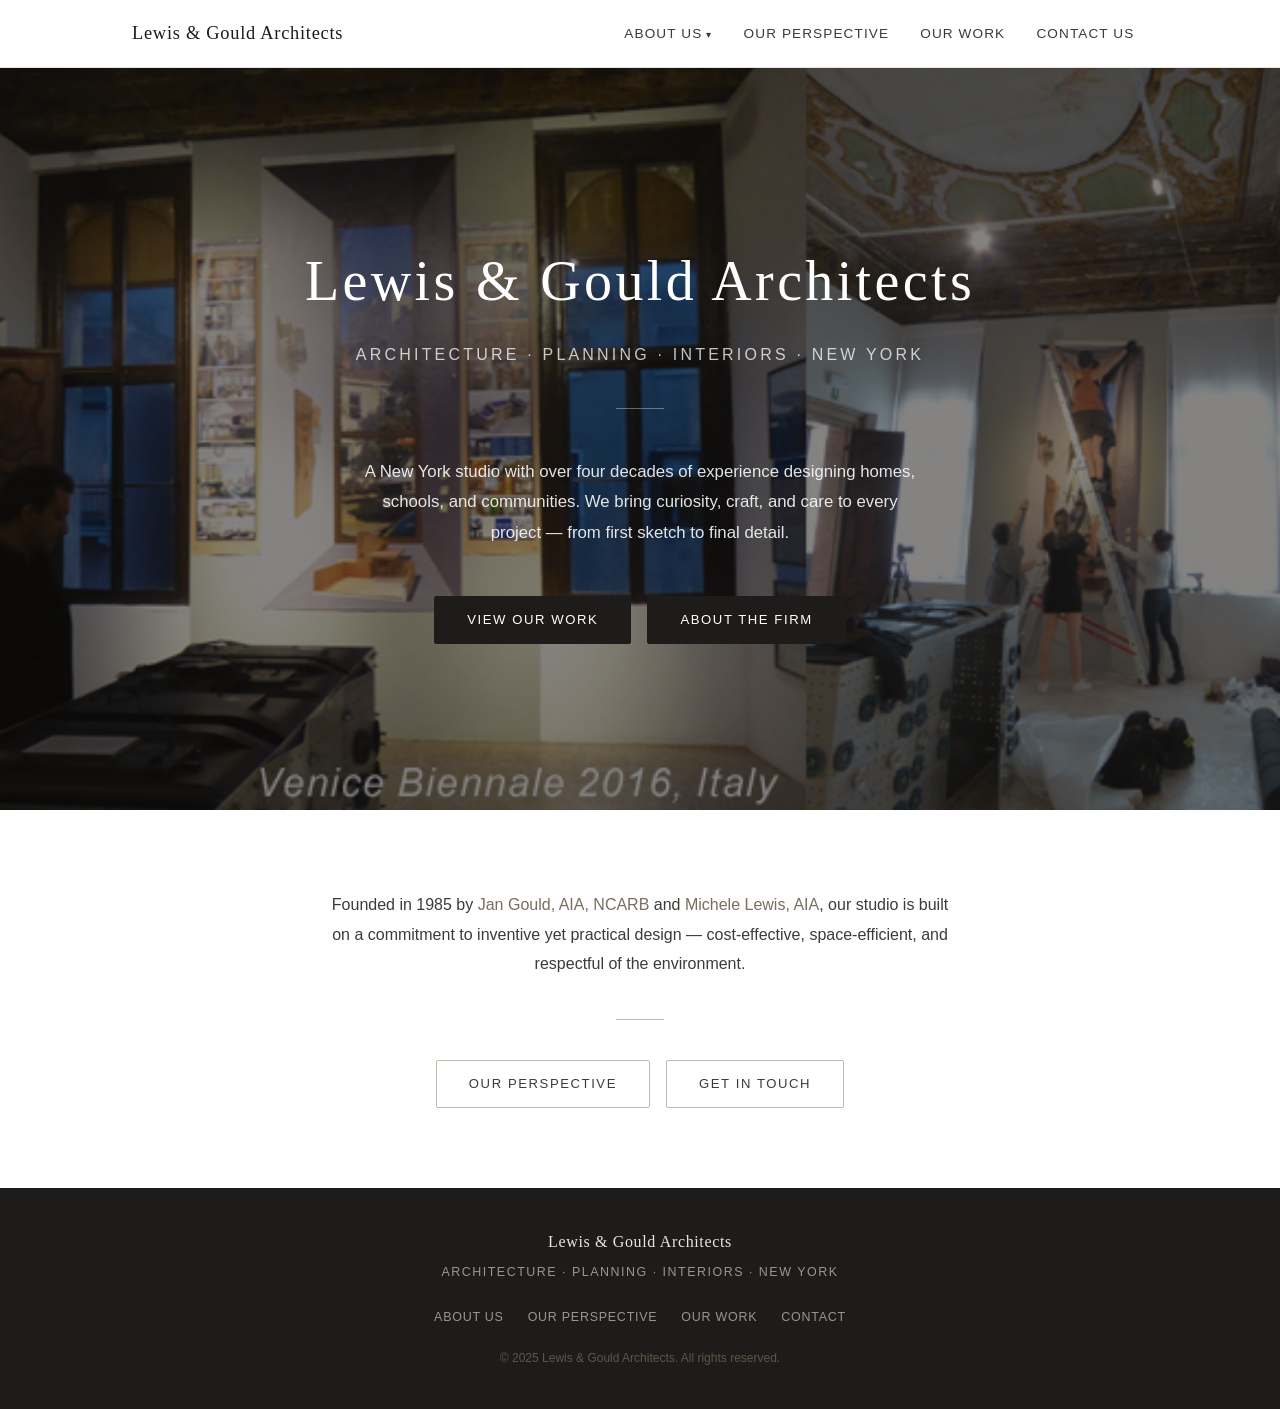
<file: index.html>
<!DOCTYPE html>
<html lang="en">
<head>
  <meta charset="UTF-8" />
  <meta name="viewport" content="width=device-width, initial-scale=1.0" />
  <title>Lewis &amp; Gould Architects — New York</title>
  <meta name="description" content="Lewis and Gould Architects, Principals Michele Lewis and Jan Gould are registered architects designing in New York City, NY, and Westchester. Specializing in residential and commercial architecture and interior design." />
  <meta name="keywords" content="architecture, architects, new york architects, interior design, residential design, renovation, sustainable design, school design, affordable housing" />
  <link rel="stylesheet" href="css/style.css" />
</head>
<body>

  <!-- ===== HEADER ===== -->
  <header>
    <div class="nav-inner">
      <a href="index.html" class="site-logo">Lewis &amp; Gould Architects</a>

      <!-- Checkbox-hack mobile toggle — no JS required -->
      <input type="checkbox" id="nav-toggle" class="nav-toggle" aria-label="Toggle navigation" />
      <label for="nav-toggle" class="nav-toggle-label" aria-hidden="true">
        <span></span><span></span><span></span>
      </label>

      <nav aria-label="Main navigation">
        <ul>
          <li class="dropdown">
            <a href="aboutus.html" class="dropdown-toggle">About Us</a>
            <ul class="dropdown-menu">
              <li><a href="aboutus.html">Overview</a></li>
              <li><a href="aboutus_jan.html">Jan Gould</a></li>
              <li><a href="aboutus_michele.html">Michele Lewis</a></li>
              <li><a href="aboutus_publications.html">Publications</a></li>
            </ul>
          </li>
          <li><a href="ourperspective.html">Our Perspective</a></li>
          <li><a href="ourwork.html">Our Work</a></li>
          <li><a href="contactus.html">Contact Us</a></li>
        </ul>
      </nav>
    </div>
  </header>

  <!-- ===== HERO ===== -->
  <section class="hero hero-photo">
    <div class="hero-overlay"></div>
    <div class="hero-content">
      <h1 class="hero-firm-name">Lewis &amp; Gould Architects</h1>
      <p class="hero-tagline">Architecture &middot; Planning &middot; Interiors &middot; New York</p>
      <div class="hero-divider"></div>
      <p class="hero-intro">
        A New York studio with over four decades of experience designing homes, schools,
        and communities. We bring curiosity, craft, and care to every project — from
        first sketch to final detail.
      </p>
      <div class="btn-group">
        <a href="ourwork.html" class="btn btn-primary">View Our Work</a>
        <a href="aboutus.html" class="btn btn-primary">About the Firm</a>
      </div>
    </div>
  </section>

  <!-- ===== BRIEF INTRO STRIP ===== -->
  <section style="padding: 5rem 2rem; background-color: var(--color-white);">
    <div class="content-block text-center">
      <p>
        Founded in 1985 by <a href="aboutus_jan.html">Jan Gould, AIA, NCARB</a> and
        <a href="aboutus_michele.html">Michele Lewis, AIA</a>, our studio is built on a
        commitment to inventive yet practical design — cost-effective, space-efficient,
        and respectful of the environment.
      </p>
      <div class="section-rule"></div>
      <div class="btn-group">
        <a href="ourperspective.html" class="btn btn-outline">Our Perspective</a>
        <a href="contactus.html" class="btn btn-outline">Get in Touch</a>
      </div>
    </div>
  </section>

  <!-- ===== FOOTER ===== -->
  <footer>
    <div class="footer-inner">
      <p class="footer-firm">Lewis &amp; Gould Architects</p>
      <p class="footer-tagline">Architecture &middot; Planning &middot; Interiors &middot; New York</p>
      <ul class="footer-links">
        <li><a href="aboutus.html">About Us</a></li>
        <li><a href="ourperspective.html">Our Perspective</a></li>
        <li><a href="ourwork.html">Our Work</a></li>
        <li><a href="contactus.html">Contact</a></li>
      </ul>
      <p class="footer-copy">&copy; 2025 Lewis &amp; Gould Architects. All rights reserved.</p>
    </div>
  </footer>

</body>
</html>
</file>
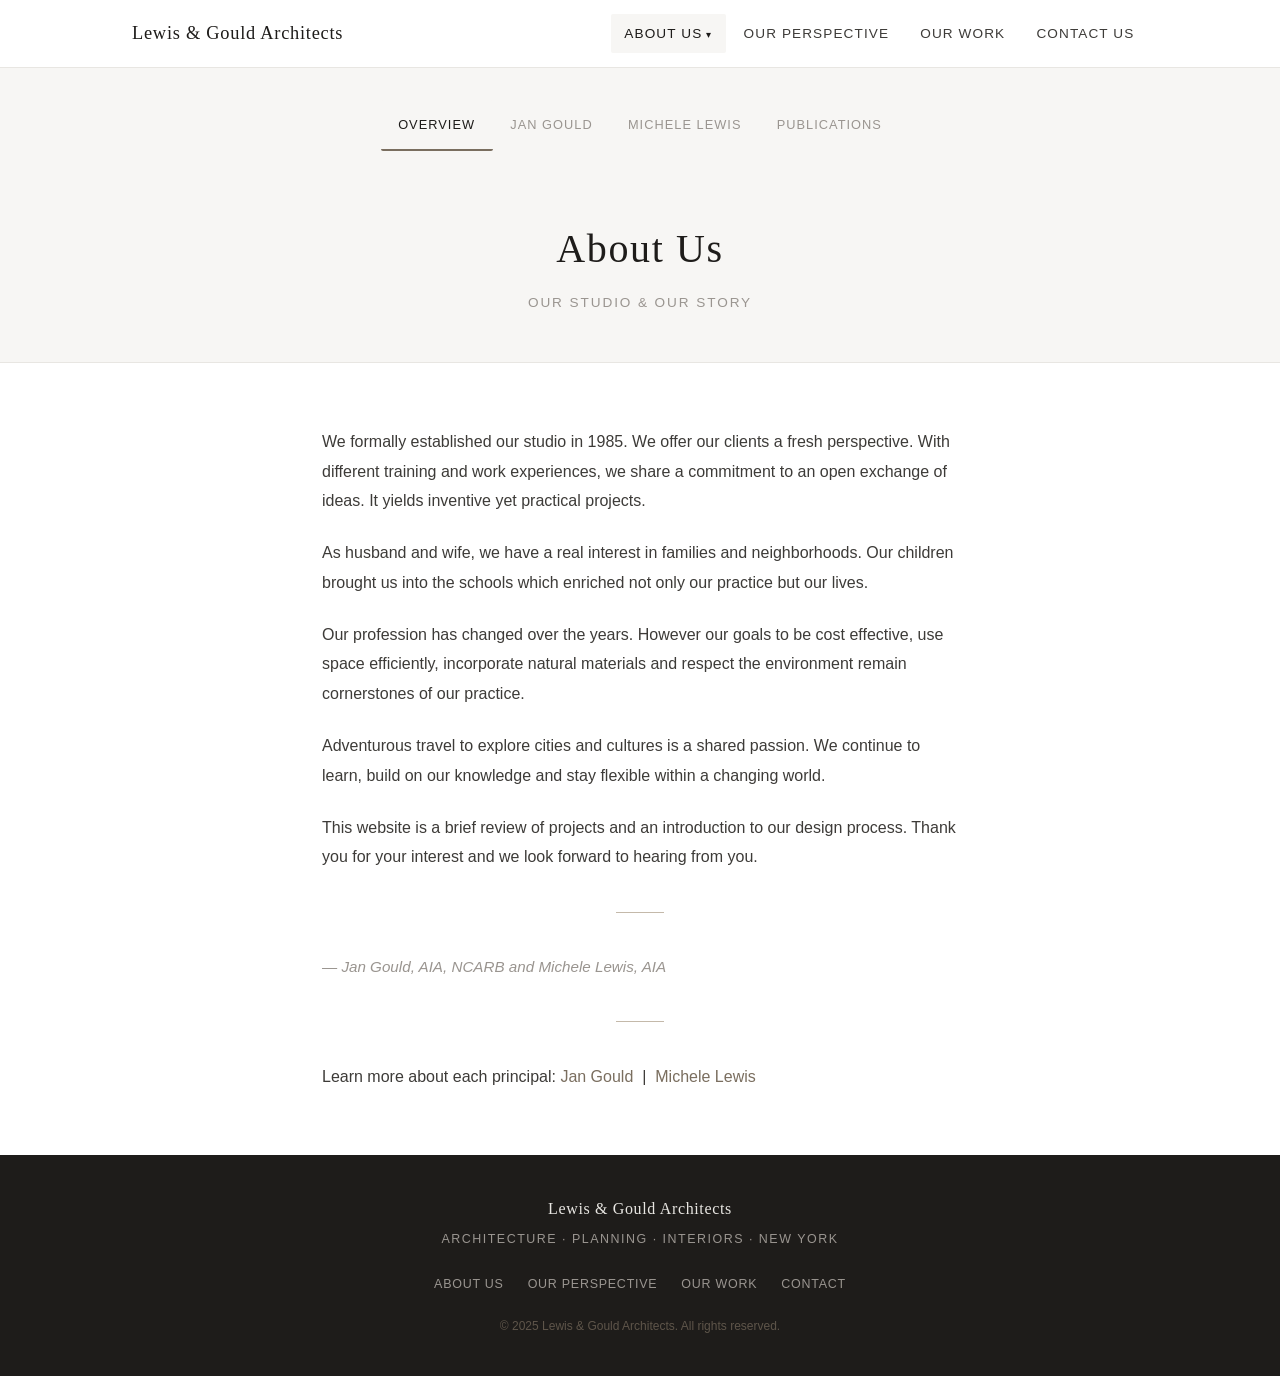
<file: aboutus.html>
<!DOCTYPE html>
<html lang="en">
<head>
  <meta charset="UTF-8" />
  <meta name="viewport" content="width=device-width, initial-scale=1.0" />
  <title>About Us — Lewis &amp; Gould Architects</title>
  <meta name="description" content="Lewis and Gould Architects, Principals Michele Lewis and Jan Gould are registered architects designing in New York City, NY, and Westchester. Specializing in residential and commercial architecture and interior design." />
  <meta name="keywords" content="architecture, architects, new york architects, interior design, residential design, renovation, sustainable design, school design, affordable housing" />
  <link rel="stylesheet" href="css/style.css" />
</head>
<body>

  <!-- ===== HEADER ===== -->
  <header>
    <div class="nav-inner">
      <a href="index.html" class="site-logo">Lewis &amp; Gould Architects</a>
      <input type="checkbox" id="nav-toggle" class="nav-toggle" aria-label="Toggle navigation" />
      <label for="nav-toggle" class="nav-toggle-label" aria-hidden="true">
        <span></span><span></span><span></span>
      </label>
      <nav aria-label="Main navigation">
        <ul>
          <li class="dropdown">
            <a href="aboutus.html" class="dropdown-toggle active">About Us</a>
            <ul class="dropdown-menu">
              <li><a href="aboutus.html" class="active">Overview</a></li>
              <li><a href="aboutus_jan.html">Jan Gould</a></li>
              <li><a href="aboutus_michele.html">Michele Lewis</a></li>
              <li><a href="aboutus_publications.html">Publications</a></li>
            </ul>
          </li>
          <li><a href="ourperspective.html">Our Perspective</a></li>
          <li><a href="ourwork.html">Our Work</a></li>
          <li><a href="contactus.html">Contact Us</a></li>
        </ul>
      </nav>
    </div>
  </header>

  <!-- ===== SUB-NAV ===== -->
  <nav class="sub-nav" aria-label="About Us sections">
    <ul>
      <li><a href="aboutus.html" class="active">Overview</a></li>
      <li><a href="aboutus_jan.html">Jan Gould</a></li>
      <li><a href="aboutus_michele.html">Michele Lewis</a></li>
      <li><a href="aboutus_publications.html">Publications</a></li>
    </ul>
  </nav>

  <!-- ===== PAGE HEADER ===== -->
  <div class="page-header">
    <h1>About Us</h1>
    <p class="subtitle">Our Studio &amp; Our Story</p>
  </div>

  <!-- ===== CONTENT ===== -->
  <main>
    <div class="content-block">
      <p>
        We formally established our studio in 1985. We offer our clients a fresh perspective.
        With different training and work experiences, we share a commitment to an open exchange
        of ideas. It yields inventive yet practical projects.
      </p>
      <p>
        As husband and wife, we have a real interest in families and neighborhoods. Our children
        brought us into the schools which enriched not only our practice but our lives.
      </p>
      <p>
        Our profession has changed over the years. However our goals to be cost effective, use
        space efficiently, incorporate natural materials and respect the environment remain
        cornerstones of our practice.
      </p>
      <p>
        Adventurous travel to explore cities and cultures is a shared passion. We continue to
        learn, build on our knowledge and stay flexible within a changing world.
      </p>
      <p>
        This website is a brief review of projects and an introduction to our design process.
        Thank you for your interest and we look forward to hearing from you.
      </p>

      <div class="section-rule"></div>

      <p class="attribution">— Jan Gould, AIA, NCARB and Michele Lewis, AIA</p>

      <div class="section-rule"></div>

      <p>
        Learn more about each principal: <a href="aboutus_jan.html">Jan Gould</a> &nbsp;|&nbsp;
        <a href="aboutus_michele.html">Michele Lewis</a>
      </p>
    </div>
  </main>

  <!-- ===== FOOTER ===== -->
  <footer>
    <div class="footer-inner">
      <p class="footer-firm">Lewis &amp; Gould Architects</p>
      <p class="footer-tagline">Architecture &middot; Planning &middot; Interiors &middot; New York</p>
      <ul class="footer-links">
        <li><a href="aboutus.html">About Us</a></li>
        <li><a href="ourperspective.html">Our Perspective</a></li>
        <li><a href="ourwork.html">Our Work</a></li>
        <li><a href="contactus.html">Contact</a></li>
      </ul>
      <p class="footer-copy">&copy; 2025 Lewis &amp; Gould Architects. All rights reserved.</p>
    </div>
  </footer>

</body>
</html>
</file>
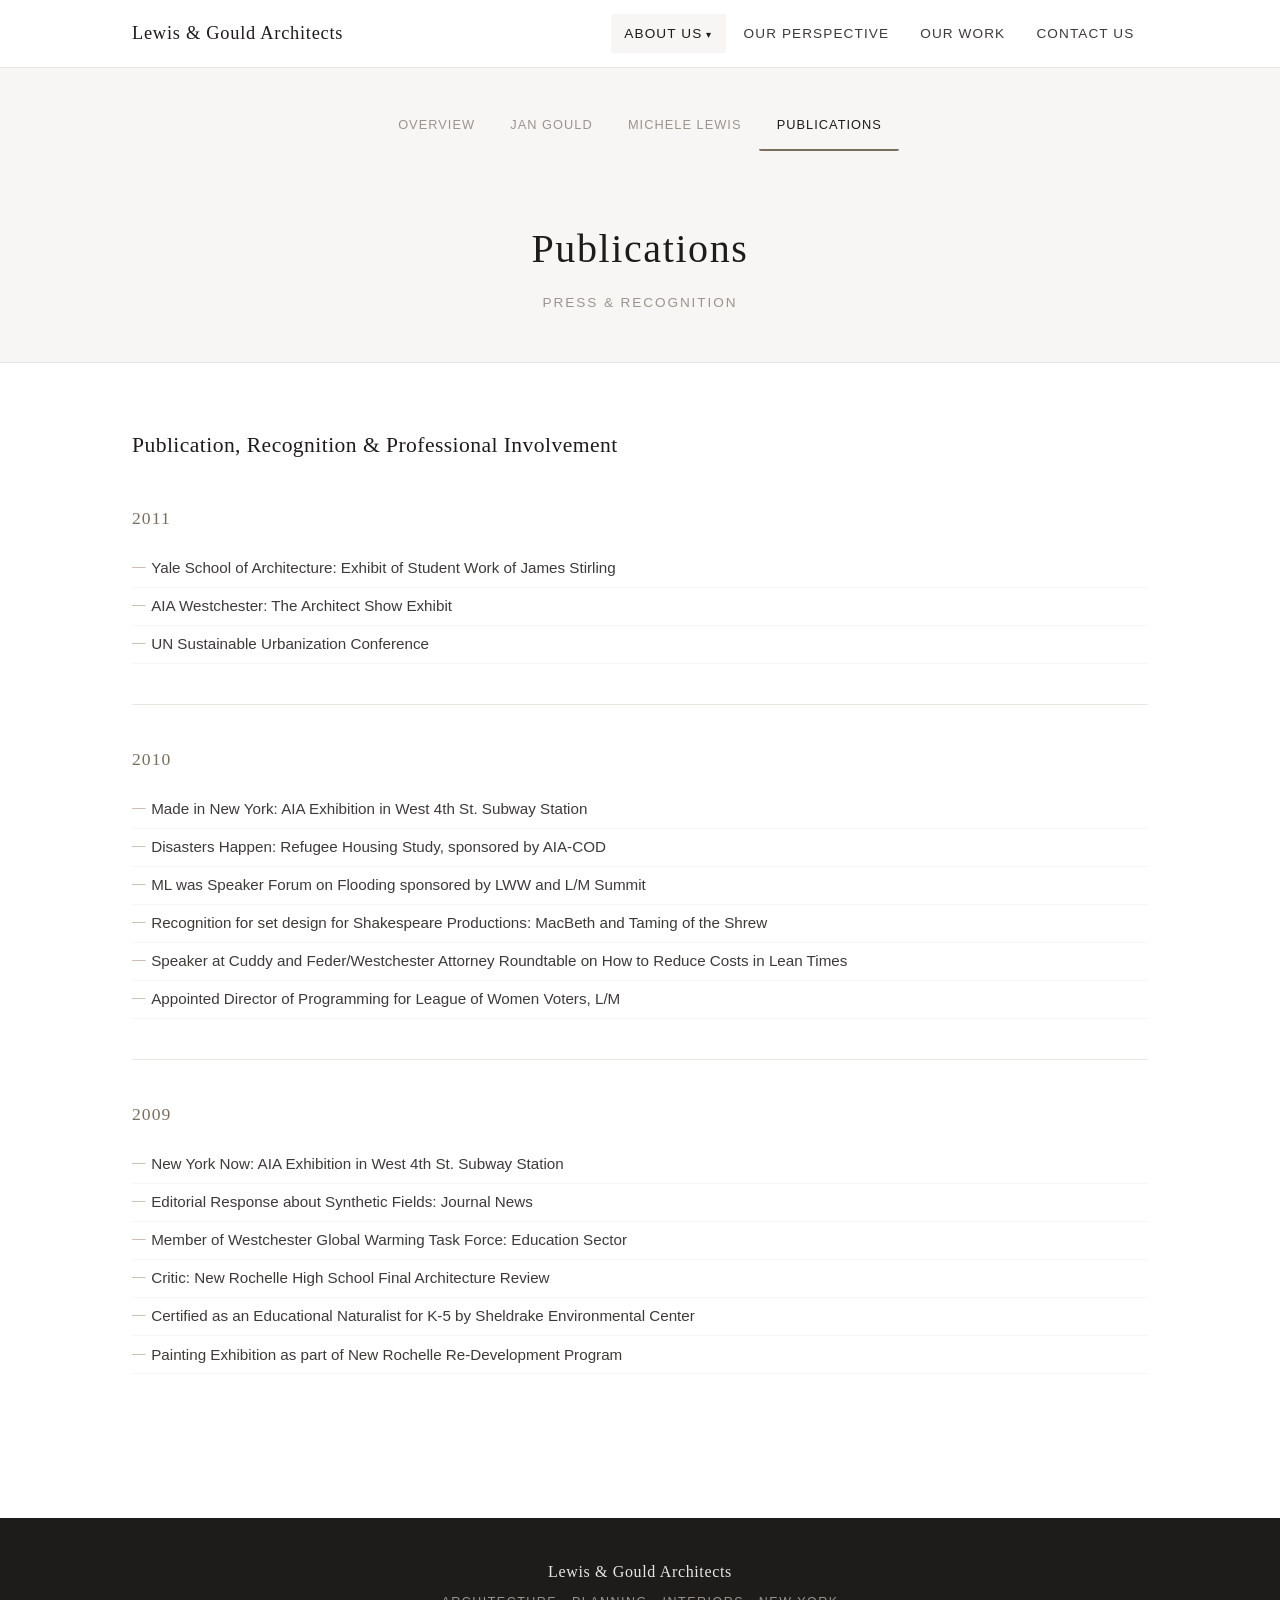
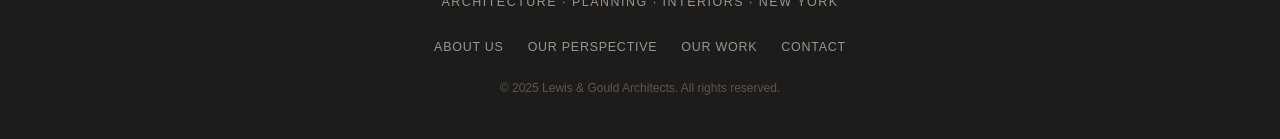
<file: aboutus_publications.html>
<!DOCTYPE html>
<html lang="en">
<head>
  <meta charset="UTF-8" />
  <meta name="viewport" content="width=device-width, initial-scale=1.0" />
  <title>Publications — Lewis &amp; Gould Architects</title>
  <meta name="description" content="Lewis and Gould Architects, Principals Michele Lewis and Jan Gould are registered architects designing in New York City, NY, and Westchester. Specializing in residential and commercial architecture and interior design." />
  <meta name="keywords" content="architecture, architects, new york architects, interior design, residential design, renovation, sustainable design, school design, affordable housing" />
  <link rel="stylesheet" href="css/style.css" />
</head>
<body>

  <!-- ===== HEADER ===== -->
  <header>
    <div class="nav-inner">
      <a href="index.html" class="site-logo">Lewis &amp; Gould Architects</a>
      <input type="checkbox" id="nav-toggle" class="nav-toggle" aria-label="Toggle navigation" />
      <label for="nav-toggle" class="nav-toggle-label" aria-hidden="true">
        <span></span><span></span><span></span>
      </label>
      <nav aria-label="Main navigation">
        <ul>
          <li class="dropdown">
            <a href="aboutus.html" class="dropdown-toggle active">About Us</a>
            <ul class="dropdown-menu">
              <li><a href="aboutus.html">Overview</a></li>
              <li><a href="aboutus_jan.html">Jan Gould</a></li>
              <li><a href="aboutus_michele.html">Michele Lewis</a></li>
              <li><a href="aboutus_publications.html" class="active">Publications</a></li>
            </ul>
          </li>
          <li><a href="ourperspective.html">Our Perspective</a></li>
          <li><a href="ourwork.html">Our Work</a></li>
          <li><a href="contactus.html">Contact Us</a></li>
        </ul>
      </nav>
    </div>
  </header>

  <!-- ===== SUB-NAV ===== -->
  <nav class="sub-nav" aria-label="About Us sections">
    <ul>
      <li><a href="aboutus.html">Overview</a></li>
      <li><a href="aboutus_jan.html">Jan Gould</a></li>
      <li><a href="aboutus_michele.html">Michele Lewis</a></li>
      <li><a href="aboutus_publications.html" class="active">Publications</a></li>
    </ul>
  </nav>

  <!-- ===== PAGE HEADER ===== -->
  <div class="page-header">
    <h1>Publications</h1>
    <p class="subtitle">Press &amp; Recognition</p>
  </div>

  <!-- ===== CONTENT ===== -->
  <main>
    <div class="container publications-list">

      <h2>Publication, Recognition &amp; Professional Involvement</h2>

      <div class="pub-year-group">
        <h3>2011</h3>
        <ul>
          <li>Yale School of Architecture: Exhibit of Student Work of James Stirling</li>
          <li>AIA Westchester: The Architect Show Exhibit</li>
          <li>UN Sustainable Urbanization Conference</li>
        </ul>
      </div>

      <div class="pub-year-group">
        <h3>2010</h3>
        <ul>
          <li>Made in New York: AIA Exhibition in West 4th St. Subway Station</li>
          <li>Disasters Happen: Refugee Housing Study, sponsored by AIA-COD</li>
          <li>ML was Speaker Forum on Flooding sponsored by LWW and L/M Summit</li>
          <li>Recognition for set design for Shakespeare Productions: MacBeth and Taming of the Shrew</li>
          <li>Speaker at Cuddy and Feder/Westchester Attorney Roundtable on How to Reduce Costs in Lean Times</li>
          <li>Appointed Director of Programming for League of Women Voters, L/M</li>
        </ul>
      </div>

      <div class="pub-year-group">
        <h3>2009</h3>
        <ul>
          <li>New York Now: AIA Exhibition in West 4th St. Subway Station</li>
          <li>Editorial Response about Synthetic Fields: Journal News</li>
          <li>Member of Westchester Global Warming Task Force: Education Sector</li>
          <li>Critic: New Rochelle High School Final Architecture Review</li>
          <li>Certified as an Educational Naturalist for K-5 by Sheldrake Environmental Center</li>
          <li>Painting Exhibition as part of New Rochelle Re-Development Program</li>
        </ul>
      </div>

    </div>
  </main>

  <!-- ===== FOOTER ===== -->
  <footer>
    <div class="footer-inner">
      <p class="footer-firm">Lewis &amp; Gould Architects</p>
      <p class="footer-tagline">Architecture &middot; Planning &middot; Interiors &middot; New York</p>
      <ul class="footer-links">
        <li><a href="aboutus.html">About Us</a></li>
        <li><a href="ourperspective.html">Our Perspective</a></li>
        <li><a href="ourwork.html">Our Work</a></li>
        <li><a href="contactus.html">Contact</a></li>
      </ul>
      <p class="footer-copy">&copy; 2025 Lewis &amp; Gould Architects. All rights reserved.</p>
    </div>
  </footer>

</body>
</html>
</file>
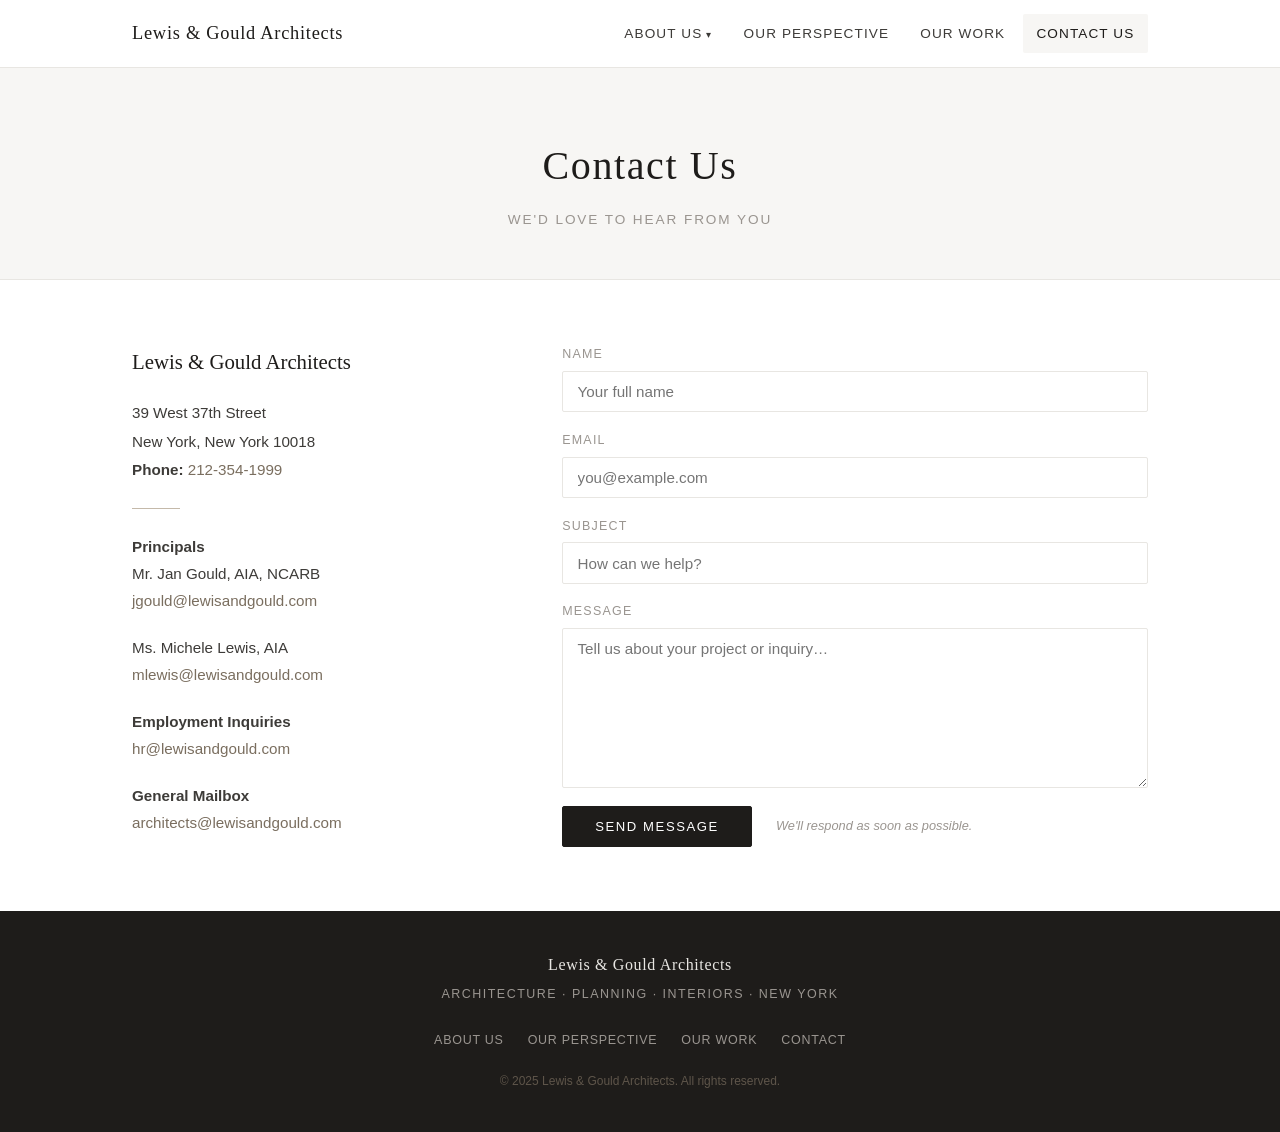
<file: contactus.html>
<!DOCTYPE html>
<html lang="en">
<head>
  <meta charset="UTF-8" />
  <meta name="viewport" content="width=device-width, initial-scale=1.0" />
  <title>Contact Us — Lewis &amp; Gould Architects</title>
  <meta name="description" content="Lewis and Gould Architects, Principals Michele Lewis and Jan Gould are registered architects designing in New York City, NY, and Westchester. Specializing in residential and commercial architecture and interior design." />
  <meta name="keywords" content="architecture, architects, new york architects, interior design, residential design, renovation, sustainable design, school design, affordable housing" />
  <link rel="stylesheet" href="css/style.css" />
</head>
<body>

  <!-- ===== HEADER ===== -->
  <header>
    <div class="nav-inner">
      <a href="index.html" class="site-logo">Lewis &amp; Gould Architects</a>
      <input type="checkbox" id="nav-toggle" class="nav-toggle" aria-label="Toggle navigation" />
      <label for="nav-toggle" class="nav-toggle-label" aria-hidden="true">
        <span></span><span></span><span></span>
      </label>
      <nav aria-label="Main navigation">
        <ul>
          <li class="dropdown">
            <a href="aboutus.html" class="dropdown-toggle">About Us</a>
            <ul class="dropdown-menu">
              <li><a href="aboutus.html">Overview</a></li>
              <li><a href="aboutus_jan.html">Jan Gould</a></li>
              <li><a href="aboutus_michele.html">Michele Lewis</a></li>
              <li><a href="aboutus_publications.html">Publications</a></li>
            </ul>
          </li>
          <li><a href="ourperspective.html">Our Perspective</a></li>
          <li><a href="ourwork.html">Our Work</a></li>
          <li><a href="contactus.html" class="active">Contact Us</a></li>
        </ul>
      </nav>
    </div>
  </header>

  <!-- ===== PAGE HEADER ===== -->
  <div class="page-header">
    <h1>Contact Us</h1>
    <p class="subtitle">We'd Love to Hear From You</p>
  </div>

  <!-- ===== CONTENT ===== -->
  <main>
    <div class="contact-layout">

      <!-- Info column -->
      <div class="contact-info">
        <h2>Lewis &amp; Gould Architects</h2>
        <address>
          39 West 37th Street<br />
          New York, New York 10018
        </address>
        <p><strong>Phone:</strong> <a href="tel:2123541999">212-354-1999</a></p>

        <div class="section-rule"></div>

        <p><strong>Principals</strong><br />
        Mr. Jan Gould, AIA, NCARB<br />
        <a href="mailto:jgould@lewisandgould.com">jgould@lewisandgould.com</a></p>

        <p>Ms. Michele Lewis, AIA<br />
        <a href="mailto:mlewis@lewisandgould.com">mlewis@lewisandgould.com</a></p>

        <p><strong>Employment Inquiries</strong><br />
        <a href="mailto:hr@lewisandgould.com">hr@lewisandgould.com</a></p>

        <p><strong>General Mailbox</strong><br />
        <a href="mailto:architects@lewisandgould.com">architects@lewisandgould.com</a></p>
      </div>

      <!-- Form column -->
      <form class="contact-form" action="" method="post" novalidate>
        <div class="form-group">
          <label for="contact-name">Name</label>
          <input
            type="text"
            id="contact-name"
            name="name"
            placeholder="Your full name"
            autocomplete="name"
            required
          />
        </div>

        <div class="form-group">
          <label for="contact-email">Email</label>
          <input
            type="email"
            id="contact-email"
            name="email"
            placeholder="you@example.com"
            autocomplete="email"
            required
          />
        </div>

        <div class="form-group">
          <label for="contact-subject">Subject</label>
          <input
            type="text"
            id="contact-subject"
            name="subject"
            placeholder="How can we help?"
          />
        </div>

        <div class="form-group">
          <label for="contact-message">Message</label>
          <textarea
            id="contact-message"
            name="message"
            placeholder="Tell us about your project or inquiry…"
            required
          ></textarea>
        </div>

        <div class="form-submit-area">
          <button type="submit" class="btn btn-primary">Send Message</button>
          <p class="form-note">We'll respond as soon as possible.</p>
        </div>
      </form>

    </div>
  </main>

  <!-- ===== FOOTER ===== -->
  <footer>
    <div class="footer-inner">
      <p class="footer-firm">Lewis &amp; Gould Architects</p>
      <p class="footer-tagline">Architecture &middot; Planning &middot; Interiors &middot; New York</p>
      <ul class="footer-links">
        <li><a href="aboutus.html">About Us</a></li>
        <li><a href="ourperspective.html">Our Perspective</a></li>
        <li><a href="ourwork.html">Our Work</a></li>
        <li><a href="contactus.html">Contact</a></li>
      </ul>
      <p class="footer-copy">&copy; 2025 Lewis &amp; Gould Architects. All rights reserved.</p>
    </div>
  </footer>

</body>
</html>
</file>
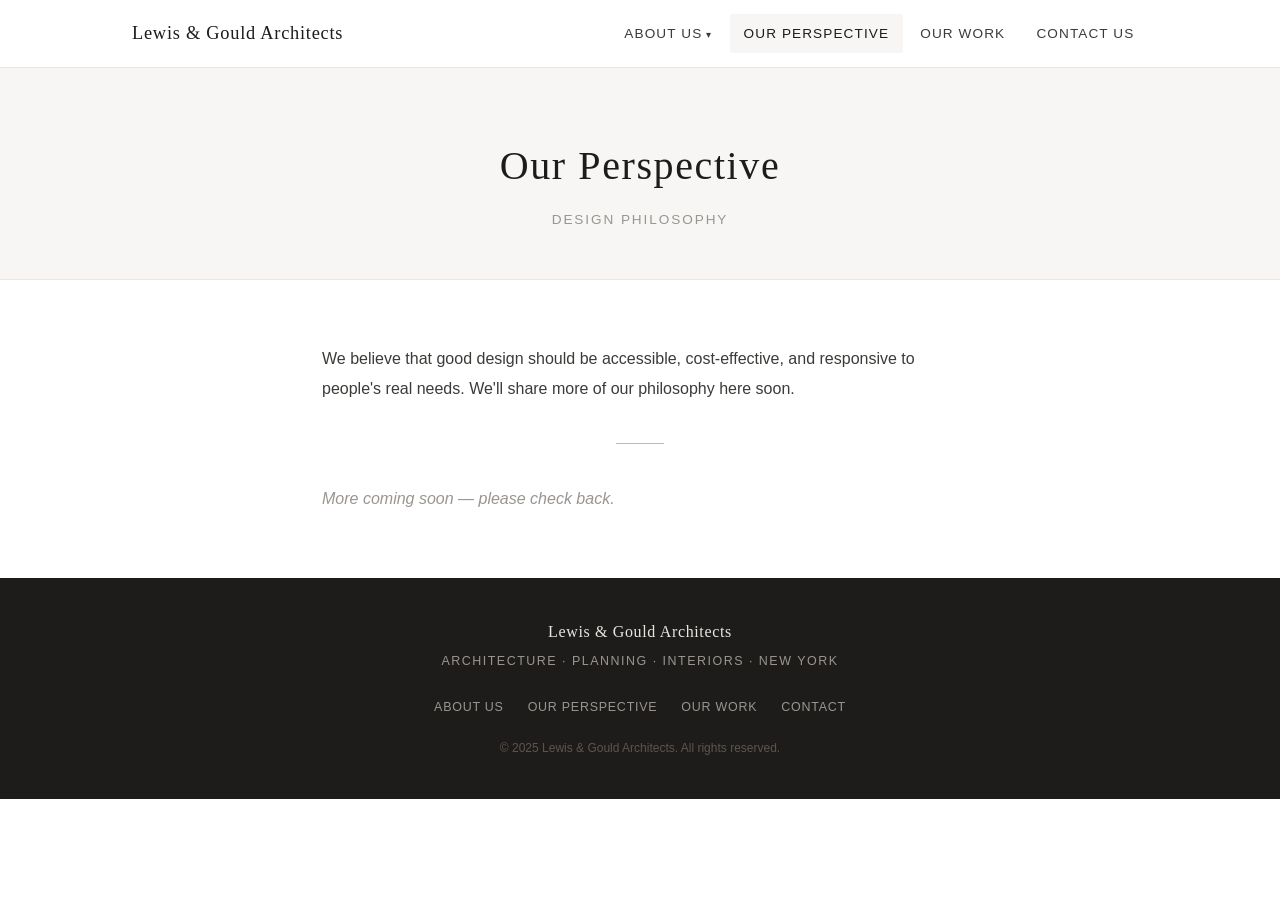
<file: ourperspective.html>
<!DOCTYPE html>
<html lang="en">
<head>
  <meta charset="UTF-8" />
  <meta name="viewport" content="width=device-width, initial-scale=1.0" />
  <title>Our Perspective — Lewis &amp; Gould Architects</title>
  <meta name="description" content="Lewis and Gould Architects, Principals Michele Lewis and Jan Gould are registered architects designing in New York City, NY, and Westchester. Specializing in residential and commercial architecture and interior design." />
  <meta name="keywords" content="architecture, architects, new york architects, interior design, residential design, renovation, sustainable design, school design, affordable housing" />
  <link rel="stylesheet" href="css/style.css" />
</head>
<body>

  <!-- ===== HEADER ===== -->
  <header>
    <div class="nav-inner">
      <a href="index.html" class="site-logo">Lewis &amp; Gould Architects</a>
      <input type="checkbox" id="nav-toggle" class="nav-toggle" aria-label="Toggle navigation" />
      <label for="nav-toggle" class="nav-toggle-label" aria-hidden="true">
        <span></span><span></span><span></span>
      </label>
      <nav aria-label="Main navigation">
        <ul>
          <li class="dropdown">
            <a href="aboutus.html" class="dropdown-toggle">About Us</a>
            <ul class="dropdown-menu">
              <li><a href="aboutus.html">Overview</a></li>
              <li><a href="aboutus_jan.html">Jan Gould</a></li>
              <li><a href="aboutus_michele.html">Michele Lewis</a></li>
              <li><a href="aboutus_publications.html">Publications</a></li>
            </ul>
          </li>
          <li><a href="ourperspective.html" class="active">Our Perspective</a></li>
          <li><a href="ourwork.html">Our Work</a></li>
          <li><a href="contactus.html">Contact Us</a></li>
        </ul>
      </nav>
    </div>
  </header>

  <!-- ===== PAGE HEADER ===== -->
  <div class="page-header">
    <h1>Our Perspective</h1>
    <p class="subtitle">Design Philosophy</p>
  </div>

  <!-- ===== CONTENT ===== -->
  <main>
    <div class="content-block">
      <p>
        We believe that good design should be accessible, cost-effective, and responsive to
        people's real needs. We'll share more of our philosophy here soon.
      </p>
      <div class="section-rule"></div>
      <p class="placeholder-note">More coming soon — please check back.</p>
    </div>
  </main>

  <!-- ===== FOOTER ===== -->
  <footer>
    <div class="footer-inner">
      <p class="footer-firm">Lewis &amp; Gould Architects</p>
      <p class="footer-tagline">Architecture &middot; Planning &middot; Interiors &middot; New York</p>
      <ul class="footer-links">
        <li><a href="aboutus.html">About Us</a></li>
        <li><a href="ourperspective.html">Our Perspective</a></li>
        <li><a href="ourwork.html">Our Work</a></li>
        <li><a href="contactus.html">Contact</a></li>
      </ul>
      <p class="footer-copy">&copy; 2025 Lewis &amp; Gould Architects. All rights reserved.</p>
    </div>
  </footer>

</body>
</html>
</file>
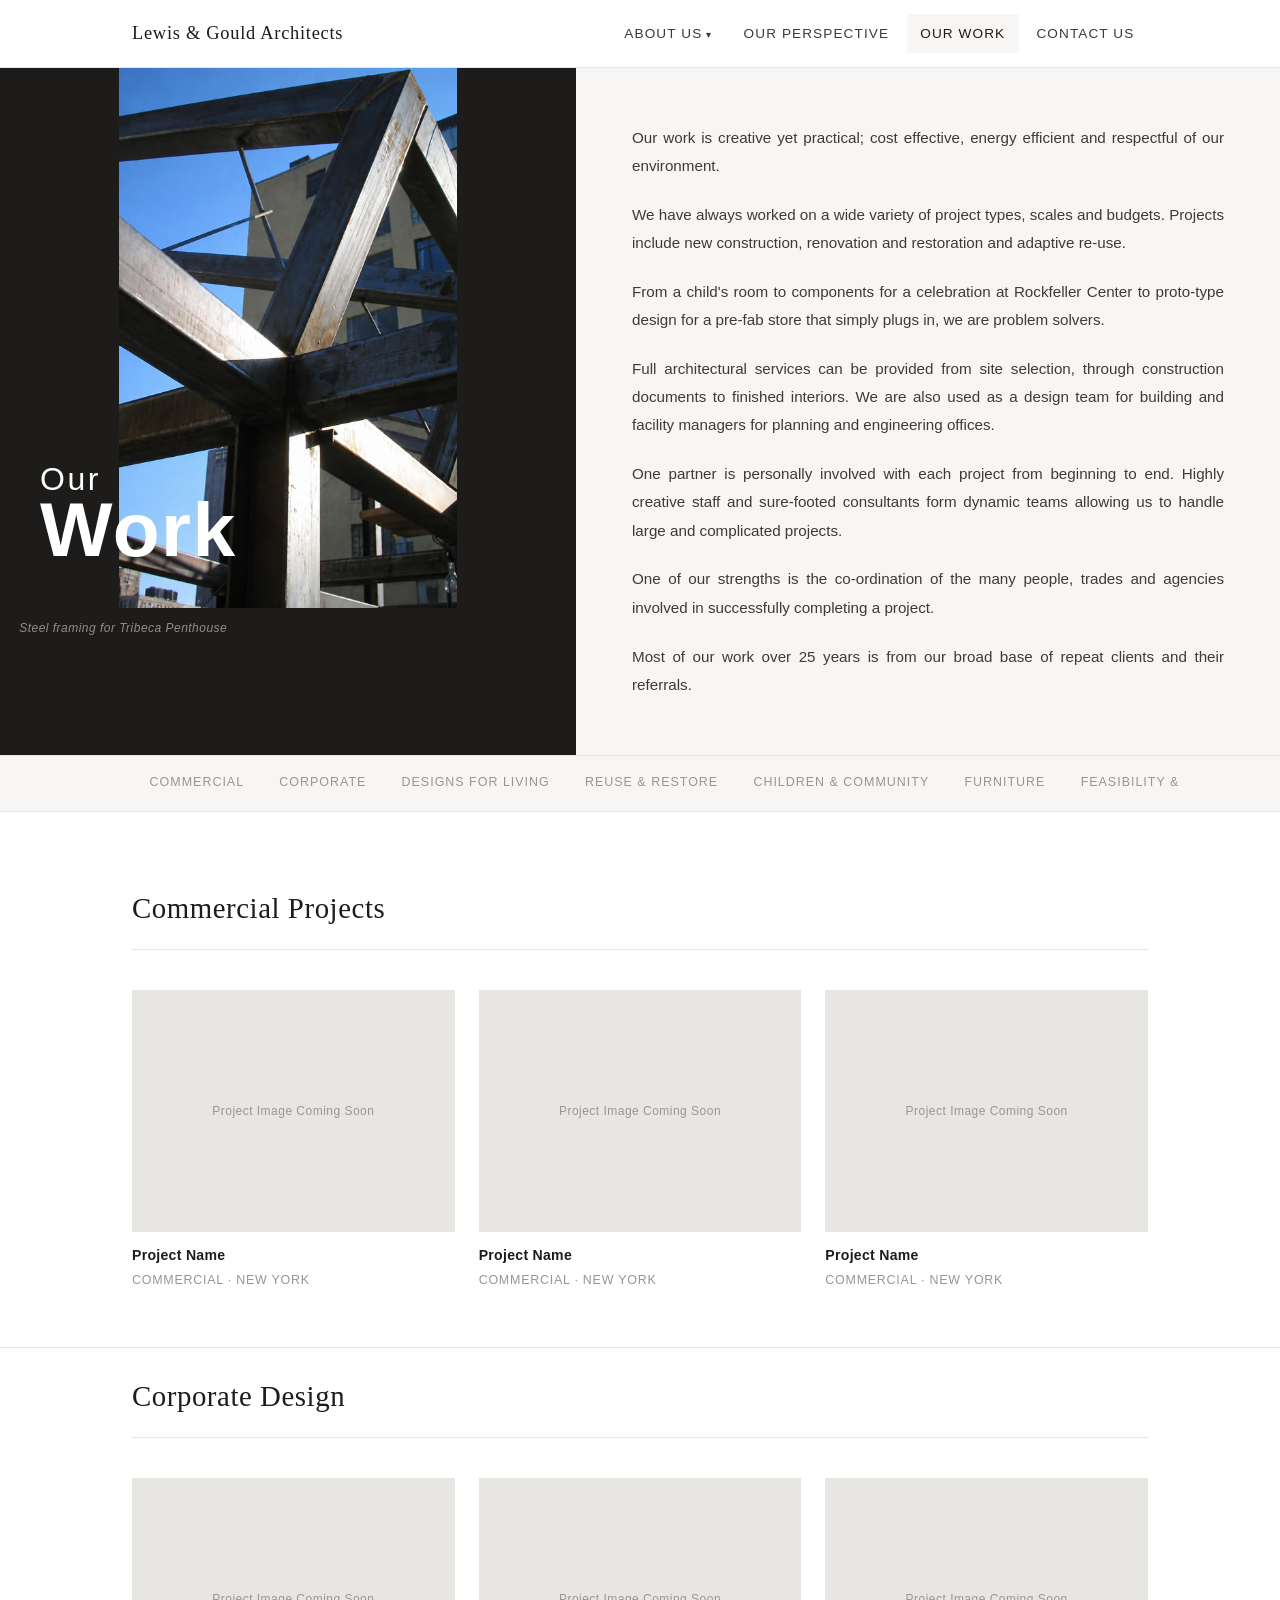
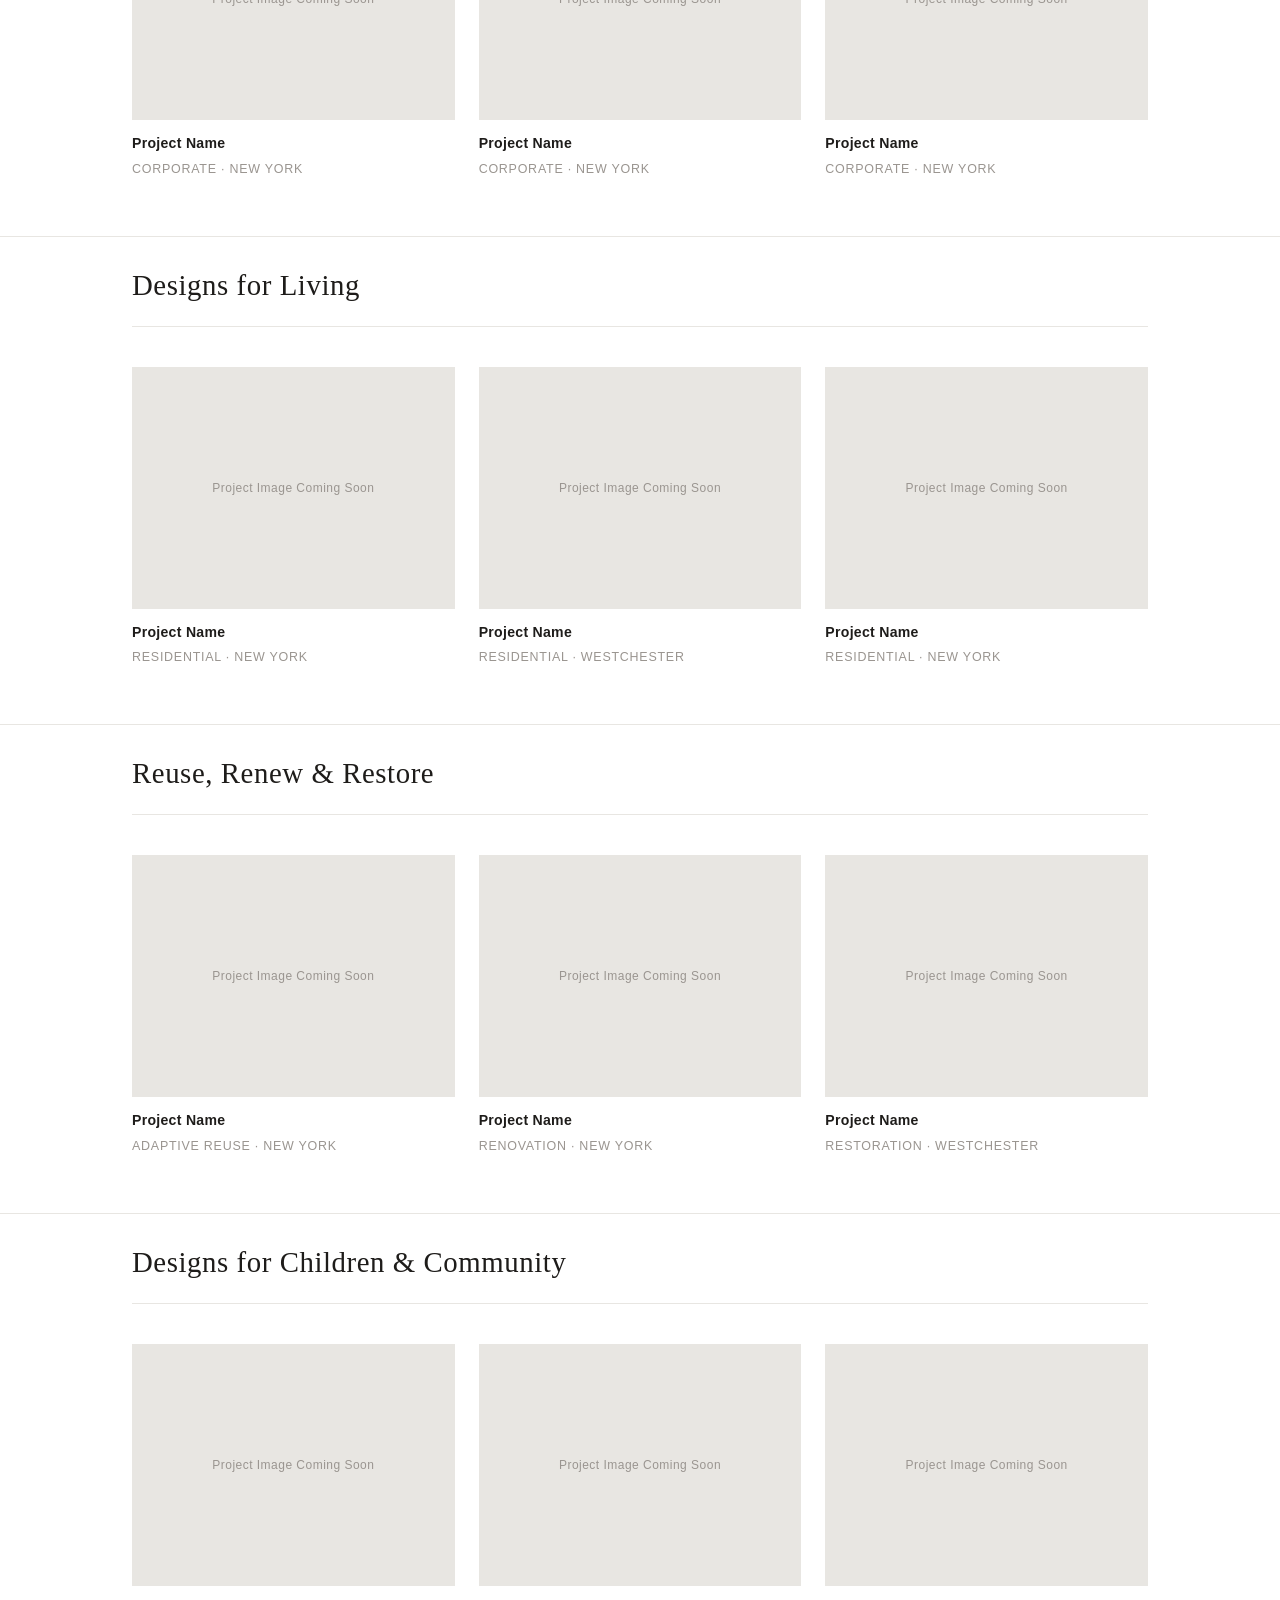
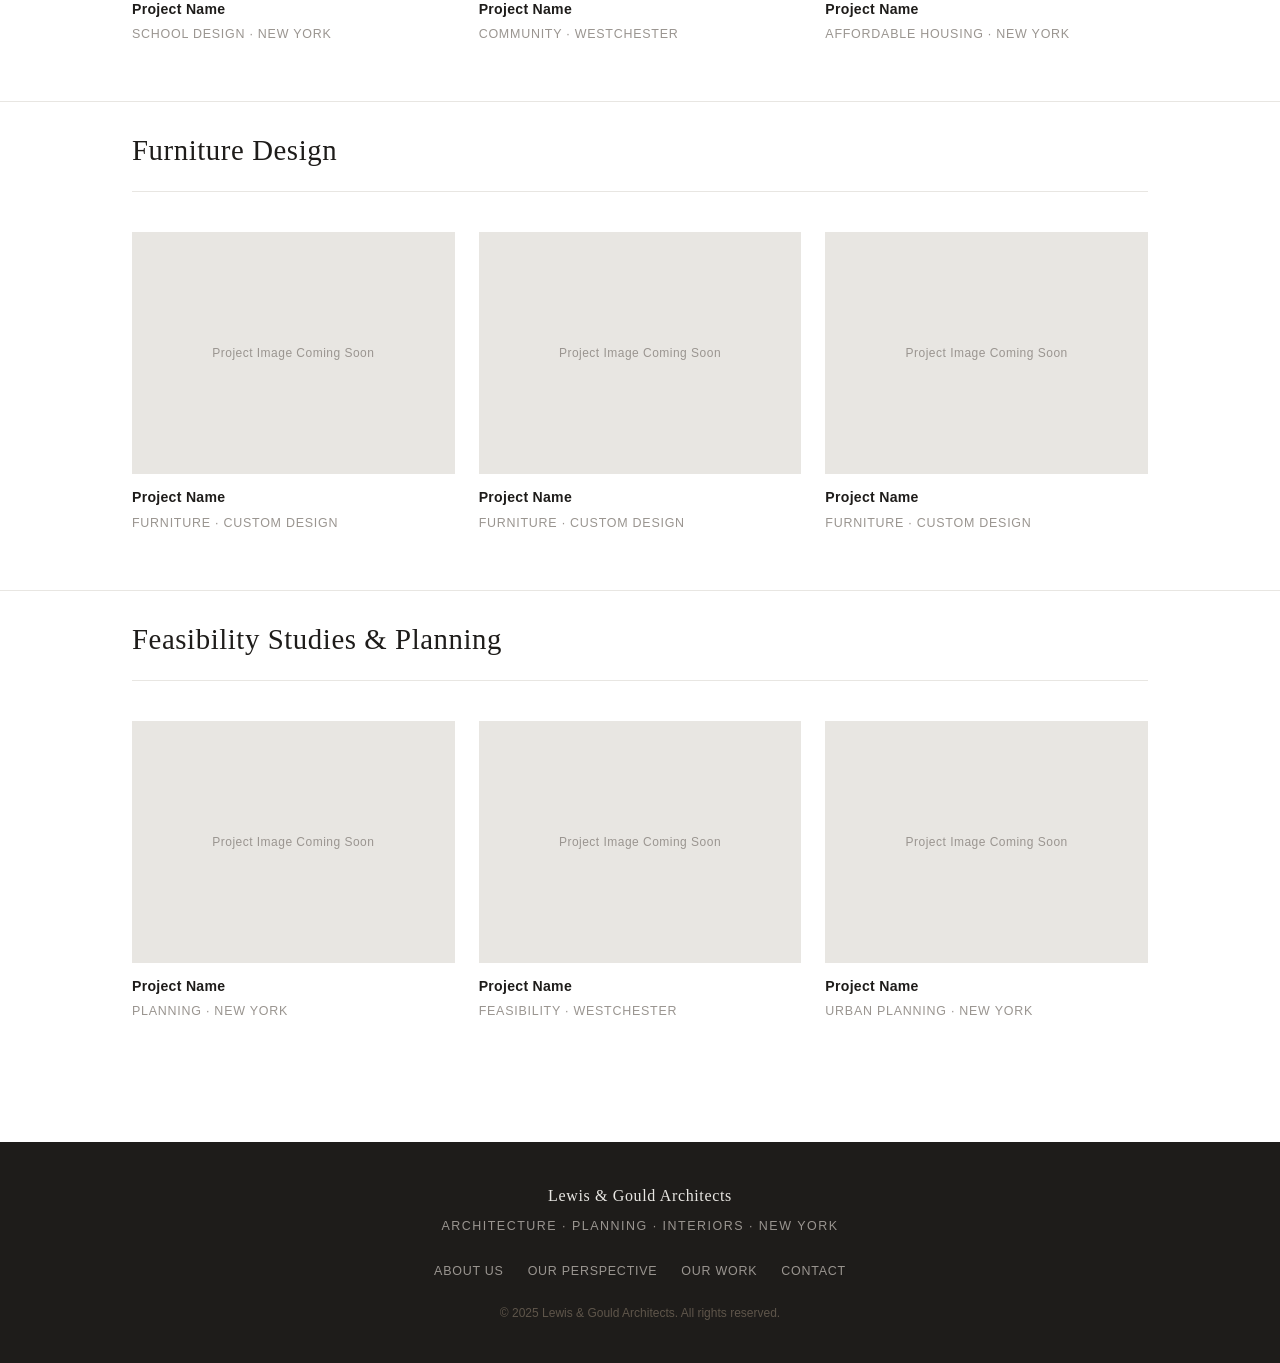
<file: ourwork.html>
<!DOCTYPE html>
<html lang="en">
<head>
  <meta charset="UTF-8" />
  <meta name="viewport" content="width=device-width, initial-scale=1.0" />
  <title>Our Work — Lewis &amp; Gould Architects</title>
  <meta name="description" content="Lewis and Gould Architects, Principals Michele Lewis and Jan Gould are registered architects designing in New York City, NY, and Westchester. Specializing in residential and commercial architecture and interior design." />
  <meta name="keywords" content="architecture, architects, new york architects, interior design, residential design, renovation, sustainable design, school design, affordable housing" />
  <link rel="stylesheet" href="css/style.css" />
</head>
<body>

  <!-- ===== HEADER ===== -->
  <header>
    <div class="nav-inner">
      <a href="index.html" class="site-logo">Lewis &amp; Gould Architects</a>
      <input type="checkbox" id="nav-toggle" class="nav-toggle" aria-label="Toggle navigation" />
      <label for="nav-toggle" class="nav-toggle-label" aria-hidden="true">
        <span></span><span></span><span></span>
      </label>
      <nav aria-label="Main navigation">
        <ul>
          <li class="dropdown">
            <a href="aboutus.html" class="dropdown-toggle">About Us</a>
            <ul class="dropdown-menu">
              <li><a href="aboutus.html">Overview</a></li>
              <li><a href="aboutus_jan.html">Jan Gould</a></li>
              <li><a href="aboutus_michele.html">Michele Lewis</a></li>
              <li><a href="aboutus_publications.html">Publications</a></li>
            </ul>
          </li>
          <li><a href="ourperspective.html">Our Perspective</a></li>
          <li><a href="ourwork.html" class="active">Our Work</a></li>
          <li><a href="contactus.html">Contact Us</a></li>
        </ul>
      </nav>
    </div>
  </header>

  <!-- ===== HERO SPLIT: image left + text right ===== -->
  <section class="work-hero-split">

    <div class="work-hero-left">
      <div class="work-hero-image">
        <img src="images/ourwork_main_no_title.png" alt="Steel framing of Tribeca Penthouse — Lewis and Gould Architects" />
        <div class="work-cover-label">
          <span class="work-cover-title-sm">Our</span>
          <span class="work-cover-title-lg">Work</span>
        </div>
      </div>
      <p class="work-cover-caption">Steel framing for Tribeca Penthouse</p>
    </div>

    <div class="work-hero-text">
      <p>Our work is creative yet practical; cost effective, energy efficient and respectful of our environment.</p>
      <p>We have always worked on a wide variety of project types, scales and budgets. Projects include new construction, renovation and restoration and adaptive re-use.</p>
      <p>From a child's room to components for a celebration at Rockfeller Center to proto-type design for a pre-fab store that simply plugs in, we are problem solvers.</p>
      <p>Full architectural services can be provided from site selection, through construction documents to finished interiors. We are also used as a design team for building and facility managers for planning and engineering offices.</p>
      <p>One partner is personally involved with each project from beginning to end. Highly creative staff and sure-footed consultants form dynamic teams allowing us to handle large and complicated projects.</p>
      <p>One of our strengths is the co-ordination of the many people, trades and agencies involved in successfully completing a project.</p>
      <p>Most of our work over 25 years is from our broad base of repeat clients and their referrals.</p>
    </div>

  </section>

  <!-- ===== CATEGORY NAV ===== -->
  <nav class="work-cat-nav" aria-label="Work categories">
    <ul>
      <li><a href="#commercial">Commercial</a></li>
      <li><a href="#corporate">Corporate</a></li>
      <li><a href="#designs-for-living">Designs for Living</a></li>
      <li><a href="#reuse-renew">Reuse &amp; Restore</a></li>
      <li><a href="#children-community">Children &amp; Community</a></li>
      <li><a href="#furniture">Furniture</a></li>
      <li><a href="#feasibility">Feasibility &amp; Planning</a></li>
    </ul>
  </nav>

  <!-- ===== WORK SECTIONS ===== -->
  <main>

    <!-- Commercial Projects -->
    <section class="work-section" id="commercial">
      <div class="work-section-header">
        <h2>Commercial Projects</h2>
      </div>
      <div class="portfolio-grid">
        <div class="portfolio-item">
          <div class="img-placeholder">Project Image Coming Soon</div>
          <div class="portfolio-caption">
            <p class="project-name">Project Name</p>
            <p class="project-type">Commercial &middot; New York</p>
          </div>
        </div>
        <div class="portfolio-item">
          <div class="img-placeholder">Project Image Coming Soon</div>
          <div class="portfolio-caption">
            <p class="project-name">Project Name</p>
            <p class="project-type">Commercial &middot; New York</p>
          </div>
        </div>
        <div class="portfolio-item">
          <div class="img-placeholder">Project Image Coming Soon</div>
          <div class="portfolio-caption">
            <p class="project-name">Project Name</p>
            <p class="project-type">Commercial &middot; New York</p>
          </div>
        </div>
      </div>
    </section>

    <!-- Corporate Design -->
    <section class="work-section" id="corporate">
      <div class="work-section-header">
        <h2>Corporate Design</h2>
      </div>
      <div class="portfolio-grid">
        <div class="portfolio-item">
          <div class="img-placeholder">Project Image Coming Soon</div>
          <div class="portfolio-caption">
            <p class="project-name">Project Name</p>
            <p class="project-type">Corporate &middot; New York</p>
          </div>
        </div>
        <div class="portfolio-item">
          <div class="img-placeholder">Project Image Coming Soon</div>
          <div class="portfolio-caption">
            <p class="project-name">Project Name</p>
            <p class="project-type">Corporate &middot; New York</p>
          </div>
        </div>
        <div class="portfolio-item">
          <div class="img-placeholder">Project Image Coming Soon</div>
          <div class="portfolio-caption">
            <p class="project-name">Project Name</p>
            <p class="project-type">Corporate &middot; New York</p>
          </div>
        </div>
      </div>
    </section>

    <!-- Designs for Living -->
    <section class="work-section" id="designs-for-living">
      <div class="work-section-header">
        <h2>Designs for Living</h2>
      </div>
      <div class="portfolio-grid">
        <div class="portfolio-item">
          <div class="img-placeholder">Project Image Coming Soon</div>
          <div class="portfolio-caption">
            <p class="project-name">Project Name</p>
            <p class="project-type">Residential &middot; New York</p>
          </div>
        </div>
        <div class="portfolio-item">
          <div class="img-placeholder">Project Image Coming Soon</div>
          <div class="portfolio-caption">
            <p class="project-name">Project Name</p>
            <p class="project-type">Residential &middot; Westchester</p>
          </div>
        </div>
        <div class="portfolio-item">
          <div class="img-placeholder">Project Image Coming Soon</div>
          <div class="portfolio-caption">
            <p class="project-name">Project Name</p>
            <p class="project-type">Residential &middot; New York</p>
          </div>
        </div>
      </div>
    </section>

    <!-- Reuse, Renew and Restore -->
    <section class="work-section" id="reuse-renew">
      <div class="work-section-header">
        <h2>Reuse, Renew &amp; Restore</h2>
      </div>
      <div class="portfolio-grid">
        <div class="portfolio-item">
          <div class="img-placeholder">Project Image Coming Soon</div>
          <div class="portfolio-caption">
            <p class="project-name">Project Name</p>
            <p class="project-type">Adaptive Reuse &middot; New York</p>
          </div>
        </div>
        <div class="portfolio-item">
          <div class="img-placeholder">Project Image Coming Soon</div>
          <div class="portfolio-caption">
            <p class="project-name">Project Name</p>
            <p class="project-type">Renovation &middot; New York</p>
          </div>
        </div>
        <div class="portfolio-item">
          <div class="img-placeholder">Project Image Coming Soon</div>
          <div class="portfolio-caption">
            <p class="project-name">Project Name</p>
            <p class="project-type">Restoration &middot; Westchester</p>
          </div>
        </div>
      </div>
    </section>

    <!-- Designs for Children and Community -->
    <section class="work-section" id="children-community">
      <div class="work-section-header">
        <h2>Designs for Children &amp; Community</h2>
      </div>
      <div class="portfolio-grid">
        <div class="portfolio-item">
          <div class="img-placeholder">Project Image Coming Soon</div>
          <div class="portfolio-caption">
            <p class="project-name">Project Name</p>
            <p class="project-type">School Design &middot; New York</p>
          </div>
        </div>
        <div class="portfolio-item">
          <div class="img-placeholder">Project Image Coming Soon</div>
          <div class="portfolio-caption">
            <p class="project-name">Project Name</p>
            <p class="project-type">Community &middot; Westchester</p>
          </div>
        </div>
        <div class="portfolio-item">
          <div class="img-placeholder">Project Image Coming Soon</div>
          <div class="portfolio-caption">
            <p class="project-name">Project Name</p>
            <p class="project-type">Affordable Housing &middot; New York</p>
          </div>
        </div>
      </div>
    </section>

    <!-- Furniture Design -->
    <section class="work-section" id="furniture">
      <div class="work-section-header">
        <h2>Furniture Design</h2>
      </div>
      <div class="portfolio-grid">
        <div class="portfolio-item">
          <div class="img-placeholder">Project Image Coming Soon</div>
          <div class="portfolio-caption">
            <p class="project-name">Project Name</p>
            <p class="project-type">Furniture &middot; Custom Design</p>
          </div>
        </div>
        <div class="portfolio-item">
          <div class="img-placeholder">Project Image Coming Soon</div>
          <div class="portfolio-caption">
            <p class="project-name">Project Name</p>
            <p class="project-type">Furniture &middot; Custom Design</p>
          </div>
        </div>
        <div class="portfolio-item">
          <div class="img-placeholder">Project Image Coming Soon</div>
          <div class="portfolio-caption">
            <p class="project-name">Project Name</p>
            <p class="project-type">Furniture &middot; Custom Design</p>
          </div>
        </div>
      </div>
    </section>

    <!-- Feasibility Studies and Planning -->
    <section class="work-section" id="feasibility">
      <div class="work-section-header">
        <h2>Feasibility Studies &amp; Planning</h2>
      </div>
      <div class="portfolio-grid">
        <div class="portfolio-item">
          <div class="img-placeholder">Project Image Coming Soon</div>
          <div class="portfolio-caption">
            <p class="project-name">Project Name</p>
            <p class="project-type">Planning &middot; New York</p>
          </div>
        </div>
        <div class="portfolio-item">
          <div class="img-placeholder">Project Image Coming Soon</div>
          <div class="portfolio-caption">
            <p class="project-name">Project Name</p>
            <p class="project-type">Feasibility &middot; Westchester</p>
          </div>
        </div>
        <div class="portfolio-item">
          <div class="img-placeholder">Project Image Coming Soon</div>
          <div class="portfolio-caption">
            <p class="project-name">Project Name</p>
            <p class="project-type">Urban Planning &middot; New York</p>
          </div>
        </div>
      </div>
    </section>

  </main>

  <!-- ===== FOOTER ===== -->
  <footer>
    <div class="footer-inner">
      <p class="footer-firm">Lewis &amp; Gould Architects</p>
      <p class="footer-tagline">Architecture &middot; Planning &middot; Interiors &middot; New York</p>
      <ul class="footer-links">
        <li><a href="aboutus.html">About Us</a></li>
        <li><a href="ourperspective.html">Our Perspective</a></li>
        <li><a href="ourwork.html">Our Work</a></li>
        <li><a href="contactus.html">Contact</a></li>
      </ul>
      <p class="footer-copy">&copy; 2025 Lewis &amp; Gould Architects. All rights reserved.</p>
    </div>
  </footer>

</body>
</html>
</file>
<file: css/style.css>
/* ============================================================
   Lewis & Gould Architects — Main Stylesheet
   ============================================================ */

/* ---------- Reset & Base ---------- */
*, *::before, *::after {
  box-sizing: border-box;
  margin: 0;
  padding: 0;
}

:root {
  --color-white:      #ffffff;
  --color-off-white:  #f7f6f4;
  --color-light-gray: #e8e6e2;
  --color-mid-gray:   #9a9590;
  --color-dark-gray:  #3d3b38;
  --color-near-black: #1e1c1a;
  --color-accent:     #7a6e5f;   /* warm muted brown — earthy, architectural */
  --color-accent-lt:  #c4b9aa;

  --font-serif:   'Georgia', 'Times New Roman', serif;
  --font-sans:    'Helvetica Neue', 'Arial', sans-serif;

  --max-width:    1080px;
  --nav-height:   68px;
  --transition:   0.2s ease;
}

html {
  font-size: 16px;
  scroll-behavior: smooth;
}

body {
  font-family: var(--font-sans);
  color: var(--color-dark-gray);
  background-color: var(--color-white);
  line-height: 1.7;
  -webkit-font-smoothing: antialiased;
}

img {
  display: block;
  max-width: 100%;
  height: auto;
}

a {
  color: var(--color-accent);
  text-decoration: none;
  transition: color var(--transition);
}

a:hover {
  color: var(--color-near-black);
}

/* ---------- Layout ---------- */
.container {
  max-width: var(--max-width);
  margin: 0 auto;
  padding: 0 2rem;
}

/* ---------- Header & Navigation ---------- */
header {
  position: sticky;
  top: 0;
  z-index: 100;
  background-color: var(--color-white);
  border-bottom: 1px solid var(--color-light-gray);
  height: var(--nav-height);
}

.nav-inner {
  max-width: var(--max-width);
  margin: 0 auto;
  padding: 0 2rem;
  height: 100%;
  display: flex;
  align-items: center;
  justify-content: space-between;
}

.site-logo {
  font-family: var(--font-serif);
  font-size: 1.15rem;
  font-weight: normal;
  letter-spacing: 0.04em;
  color: var(--color-near-black);
  text-decoration: none;
  white-space: nowrap;
}

.site-logo:hover {
  color: var(--color-accent);
}

/* Main nav */
nav {
  display: flex;
  align-items: center;
  gap: 0.25rem;
}

nav > ul {
  display: flex;
  list-style: none;
  gap: 0.25rem;
  align-items: stretch;
  height: 100%;
}

nav > ul > li {
  position: relative;
  display: flex;
  align-items: center;
}

nav > ul > li > a {
  display: block;
  padding: 0.5rem 0.85rem;
  font-size: 0.85rem;
  letter-spacing: 0.08em;
  text-transform: uppercase;
  color: var(--color-dark-gray);
  border-radius: 2px;
  transition: color var(--transition), background-color var(--transition);
}

nav > ul > li > a:hover,
nav > ul > li > a.active {
  color: var(--color-near-black);
  background-color: var(--color-off-white);
}

/* Dropdown */
.dropdown {
  position: relative;
}

.dropdown-toggle::after {
  content: ' ▾';
  font-size: 0.65rem;
  vertical-align: middle;
}

.dropdown-menu {
  display: none;
  position: absolute;
  top: 100%;
  left: 0;
  background-color: var(--color-white);
  border: 1px solid var(--color-light-gray);
  border-radius: 3px;
  min-width: 160px;
  box-shadow: 0 4px 16px rgba(0,0,0,0.08);
  list-style: none;
  z-index: 200;
  padding: 0.35rem 0;
}

.dropdown-menu li a {
  display: block;
  padding: 0.5rem 1rem;
  font-size: 0.82rem;
  letter-spacing: 0.05em;
  text-transform: uppercase;
  color: var(--color-dark-gray);
  white-space: nowrap;
  transition: background-color var(--transition);
}

.dropdown-menu li a:hover {
  background-color: var(--color-off-white);
  color: var(--color-near-black);
}

/* Show dropdown on hover via CSS — no JS needed */
.dropdown:hover .dropdown-menu,
.dropdown:focus-within .dropdown-menu {
  display: block;
}

/* Mobile menu toggle (checkbox hack) */
.nav-toggle {
  display: none;
}

.nav-toggle-label {
  display: none;
  cursor: pointer;
  flex-direction: column;
  gap: 5px;
  padding: 6px;
}

.nav-toggle-label span {
  display: block;
  width: 24px;
  height: 2px;
  background-color: var(--color-dark-gray);
  transition: transform var(--transition), opacity var(--transition);
}

/* ---------- Page Hero (home) ---------- */
.hero {
  display: flex;
  flex-direction: column;
  align-items: center;
  justify-content: center;
  text-align: center;
  min-height: calc(90vh - var(--nav-height));
  padding: 4rem 2rem;
  background-color: var(--color-off-white);
  border-bottom: 1px solid var(--color-light-gray);
}

/* Full-bleed photo hero variant */
.hero.hero-photo {
  position: relative;
  background-image: url('../images/hero-venice.jpg');
  background-size: cover;
  background-position: center;
  background-color: var(--color-near-black);
  border-bottom: none;
  padding: 0;
}

.hero-overlay {
  position: absolute;
  inset: 0;
  background: rgba(20, 18, 16, 0.52);
  z-index: 0;
}

.hero-content {
  position: relative;
  z-index: 1;
  display: flex;
  flex-direction: column;
  align-items: center;
  justify-content: center;
  text-align: center;
  width: 100%;
  min-height: calc(90vh - var(--nav-height));
  padding: 4rem 2rem;
}

.hero.hero-photo .hero-firm-name {
  color: var(--color-white);
}

.hero.hero-photo .hero-tagline {
  color: rgba(255,255,255,0.75);
}

.hero.hero-photo .hero-divider {
  background-color: rgba(255,255,255,0.35);
}

.hero.hero-photo .hero-intro {
  color: rgba(255,255,255,0.88);
}

.hero-firm-name {
  font-family: var(--font-serif);
  font-size: clamp(2rem, 5vw, 3.5rem);
  font-weight: normal;
  letter-spacing: 0.06em;
  color: var(--color-near-black);
  margin-bottom: 0.75rem;
}

.hero-tagline {
  font-size: clamp(0.85rem, 2vw, 1rem);
  letter-spacing: 0.2em;
  text-transform: uppercase;
  color: var(--color-mid-gray);
  margin-bottom: 2.5rem;
}

.hero-intro {
  max-width: 560px;
  font-size: 1.05rem;
  color: var(--color-dark-gray);
  margin-bottom: 3rem;
  line-height: 1.8;
}

.hero-divider {
  width: 48px;
  height: 1px;
  background-color: var(--color-accent-lt);
  margin: 0 auto 3rem;
}

.btn-group {
  display: flex;
  gap: 1rem;
  flex-wrap: wrap;
  justify-content: center;
}

.btn {
  display: inline-block;
  padding: 0.75rem 2rem;
  font-size: 0.82rem;
  letter-spacing: 0.12em;
  text-transform: uppercase;
  border-radius: 2px;
  transition: background-color var(--transition), color var(--transition), border-color var(--transition);
}

.btn-primary {
  background-color: var(--color-near-black);
  color: var(--color-white);
  border: 1px solid var(--color-near-black);
}

.btn-primary:hover {
  background-color: var(--color-accent);
  border-color: var(--color-accent);
  color: var(--color-white);
}

.btn-outline {
  background-color: transparent;
  color: var(--color-dark-gray);
  border: 1px solid var(--color-accent-lt);
}

.btn-outline:hover {
  border-color: var(--color-dark-gray);
  color: var(--color-near-black);
}

/* Light outline variant for use on dark/photo backgrounds */
.btn-outline-light {
  display: inline-block;
  padding: 0.75rem 2rem;
  font-size: 0.82rem;
  letter-spacing: 0.12em;
  text-transform: uppercase;
  border-radius: 2px;
  background-color: transparent;
  color: rgba(255,255,255,0.88);
  border: 1px solid rgba(255,255,255,0.45);
  transition: background-color var(--transition), color var(--transition), border-color var(--transition);
}

.btn-outline-light:hover {
  background-color: rgba(255,255,255,0.12);
  border-color: rgba(255,255,255,0.8);
  color: var(--color-white);
}

/* ---------- Page Header (interior pages) ---------- */
.page-header {
  padding: 4rem 2rem 3rem;
  background-color: var(--color-off-white);
  border-bottom: 1px solid var(--color-light-gray);
  text-align: center;
}

.page-header h1 {
  font-family: var(--font-serif);
  font-size: clamp(1.6rem, 4vw, 2.5rem);
  font-weight: normal;
  letter-spacing: 0.04em;
  color: var(--color-near-black);
  margin-bottom: 0.5rem;
}

.page-header .subtitle {
  font-size: 0.85rem;
  letter-spacing: 0.14em;
  text-transform: uppercase;
  color: var(--color-mid-gray);
}

/* ---------- Main Content ---------- */
main {
  padding: 4rem 0;
}

.content-block {
  max-width: 700px;
  margin: 0 auto;
  padding: 0 2rem;
}

.content-block p {
  margin-bottom: 1.4rem;
  font-size: 1rem;
  line-height: 1.85;
}

.content-block p:last-child {
  margin-bottom: 0;
}

.content-block .attribution {
  font-style: italic;
  color: var(--color-mid-gray);
  margin-top: 2rem;
  font-size: 0.95rem;
}

.section-rule {
  width: 48px;
  height: 1px;
  background-color: var(--color-accent-lt);
  margin: 2.5rem auto;
}

/* ---------- About Sub-nav ---------- */
/* Sits above .page-header — same off-white so they read as one band */
.sub-nav {
  background-color: var(--color-off-white);
  border-bottom: none;
  padding: 0 2rem;
  padding-top: 2rem;
}

.sub-nav ul {
  display: flex;
  list-style: none;
  gap: 0;
  max-width: var(--max-width);
  margin: 0 auto;
  overflow-x: auto;
}

.sub-nav ul li a {
  display: block;
  padding: 0.85rem 1.1rem;
  font-size: 0.8rem;
  letter-spacing: 0.08em;
  text-transform: uppercase;
  color: var(--color-mid-gray);
  border-bottom: 2px solid transparent;
  white-space: nowrap;
  transition: color var(--transition), border-color var(--transition);
}

.sub-nav ul li a:hover,
.sub-nav ul li a.active {
  color: var(--color-near-black);
  border-bottom-color: var(--color-accent);
}

/* ---------- Bio Page ---------- */
.bio-layout {
  display: grid;
  grid-template-columns: 260px 1fr;
  gap: 3rem;
  max-width: var(--max-width);
  margin: 0 auto;
  padding: 0 2rem;
}

.bio-photo img {
  width: 100%;
  aspect-ratio: 3 / 4;
  object-fit: cover;
  background-color: var(--color-light-gray);
}

.bio-photo .photo-placeholder {
  width: 100%;
  aspect-ratio: 3 / 4;
  background-color: var(--color-light-gray);
  display: flex;
  align-items: center;
  justify-content: center;
  color: var(--color-mid-gray);
  font-size: 0.8rem;
  letter-spacing: 0.06em;
  text-align: center;
  padding: 1rem;
}

.bio-text h2 {
  font-family: var(--font-serif);
  font-size: 1.6rem;
  font-weight: normal;
  color: var(--color-near-black);
  margin-bottom: 0.25rem;
}

.bio-text .bio-title {
  font-size: 0.82rem;
  letter-spacing: 0.12em;
  text-transform: uppercase;
  color: var(--color-mid-gray);
  margin-bottom: 2rem;
}

.bio-text p {
  font-size: 1rem;
  line-height: 1.85;
  margin-bottom: 1.2rem;
  color: var(--color-dark-gray);
}

.placeholder-note {
  font-style: italic;
  color: var(--color-mid-gray);
}

/* ---------- Portfolio Grid ---------- */
.portfolio-note {
  text-align: center;
  font-style: italic;
  color: var(--color-mid-gray);
  margin-bottom: 2.5rem;
  font-size: 0.95rem;
}

.portfolio-grid {
  display: grid;
  grid-template-columns: repeat(3, 1fr);
  gap: 1.5rem;
  max-width: var(--max-width);
  margin: 0 auto;
  padding: 0 2rem;
}

.portfolio-item {
  display: flex;
  flex-direction: column;
}

.portfolio-item img {
  width: 100%;
  aspect-ratio: 4 / 3;
  object-fit: cover;
  background-color: var(--color-light-gray);
  transition: opacity var(--transition);
}

.portfolio-item img:hover {
  opacity: 0.88;
}

.img-placeholder {
  width: 100%;
  aspect-ratio: 4 / 3;
  background-color: var(--color-light-gray);
  display: flex;
  align-items: center;
  justify-content: center;
  color: var(--color-mid-gray);
  font-size: 0.75rem;
  letter-spacing: 0.04em;
}

.portfolio-caption {
  padding: 0.75rem 0 0;
}

.portfolio-caption .project-name {
  font-size: 0.88rem;
  font-weight: 600;
  color: var(--color-near-black);
  letter-spacing: 0.02em;
  margin-bottom: 0.15rem;
}

.portfolio-caption .project-type {
  font-size: 0.78rem;
  letter-spacing: 0.06em;
  text-transform: uppercase;
  color: var(--color-mid-gray);
}

/* ---------- Contact Page ---------- */
.contact-layout {
  display: grid;
  grid-template-columns: 1fr 1.6fr;
  gap: 4rem;
  max-width: var(--max-width);
  margin: 0 auto;
  padding: 0 2rem;
}

.contact-info h2 {
  font-family: var(--font-serif);
  font-size: 1.3rem;
  font-weight: normal;
  color: var(--color-near-black);
  margin-bottom: 1.2rem;
}

.contact-info address {
  font-style: normal;
  font-size: 0.95rem;
  line-height: 1.9;
  color: var(--color-dark-gray);
}

.contact-info .contact-note {
  margin-top: 1.5rem;
  font-size: 0.88rem;
  color: var(--color-mid-gray);
  font-style: italic;
}

/* Form */
.contact-form {
  display: flex;
  flex-direction: column;
  gap: 1.1rem;
}

.form-group {
  display: flex;
  flex-direction: column;
  gap: 0.35rem;
}

.form-group label {
  font-size: 0.78rem;
  letter-spacing: 0.1em;
  text-transform: uppercase;
  color: var(--color-mid-gray);
}

.form-group input,
.form-group textarea,
.form-group select {
  width: 100%;
  padding: 0.7rem 0.9rem;
  font-family: var(--font-sans);
  font-size: 0.95rem;
  color: var(--color-near-black);
  background-color: var(--color-white);
  border: 1px solid var(--color-light-gray);
  border-radius: 2px;
  outline: none;
  transition: border-color var(--transition);
}

.form-group input:focus,
.form-group textarea:focus {
  border-color: var(--color-accent);
}

.form-group textarea {
  min-height: 160px;
  resize: vertical;
}

.form-submit-area {
  display: flex;
  align-items: center;
  gap: 1.5rem;
  flex-wrap: wrap;
}

.form-note {
  font-size: 0.8rem;
  color: var(--color-mid-gray);
  font-style: italic;
}

/* ---------- Our Work — Hero Split ---------- */
.work-hero-split {
  display: grid;
  grid-template-columns: 45% 55%;
  border-bottom: 1px solid var(--color-light-gray);
}

.work-hero-left {
  display: flex;
  flex-direction: column;
  background-color: var(--color-near-black);
}

.work-hero-image {
  position: relative;
  overflow: hidden;
  background-color: var(--color-near-black);
  height: 540px;
  flex-shrink: 0;
}

.work-hero-image img {
  width: 100%;
  height: 100%;
  object-fit: contain;
  object-position: center top;
  display: block;
}

.work-cover-label {
  position: absolute;
  bottom: 2.5rem;
  left: 2.5rem;
  display: flex;
  flex-direction: column;
  line-height: 1;
  color: var(--color-white);
}

.work-cover-title-sm {
  font-family: var(--font-sans);
  font-size: clamp(1.2rem, 2.5vw, 2rem);
  font-weight: 300;
  letter-spacing: 0.08em;
}

.work-cover-title-lg {
  font-family: var(--font-sans);
  font-size: clamp(2.5rem, 6vw, 5rem);
  font-weight: 700;
  letter-spacing: 0.02em;
  margin-top: -0.05em;
}

.work-cover-caption {
  padding: 0.6rem 1.2rem;
  font-size: 0.75rem;
  letter-spacing: 0.04em;
  color: rgba(255,255,255,0.5);
  font-style: italic;
  background-color: var(--color-near-black);
}

.work-hero-text {
  padding: 3.5rem 3.5rem;
  background-color: var(--color-off-white);
  display: flex;
  flex-direction: column;
  justify-content: flex-start;   /* text starts from top */
  overflow-y: auto;
  height: 100%;
}

.work-hero-text p {
  font-size: 0.95rem;
  line-height: 1.85;
  color: var(--color-dark-gray);
  margin-bottom: 1.3rem;
  text-align: justify;
}

.work-hero-text p:last-child {
  margin-bottom: 0;
}

/* ---------- Our Work — Category Nav ---------- */
.work-cat-nav {
  background-color: var(--color-off-white);
  border-bottom: 1px solid var(--color-light-gray);
  position: sticky;
  top: var(--nav-height);
  z-index: 50;
}

.work-cat-nav ul {
  display: flex;
  list-style: none;
  gap: 0;
  max-width: var(--max-width);
  margin: 0 auto;
  padding: 0 2rem;
  overflow-x: auto;
  -webkit-overflow-scrolling: touch;
}

.work-cat-nav ul li a {
  display: block;
  padding: 1rem 1.1rem;
  font-size: 0.78rem;
  letter-spacing: 0.08em;
  text-transform: uppercase;
  color: var(--color-mid-gray);
  white-space: nowrap;
  border-bottom: 2px solid transparent;
  transition: color var(--transition), border-color var(--transition);
}

.work-cat-nav ul li a:hover {
  color: var(--color-near-black);
  border-bottom-color: var(--color-accent);
}

/* ---------- Our Work — Sections ---------- */
.work-section {
  padding: 1.5rem 0 3.5rem;
  border-bottom: 1px solid var(--color-light-gray);
}

.work-section:first-child {
  padding-top: 0.5rem;
}

.work-section:last-child {
  border-bottom: none;
}

.work-section-header {
  max-width: var(--max-width);
  margin: 0 auto 2.5rem;
  padding: 0 2rem;
}

.work-section-header h2 {
  font-family: var(--font-serif);
  font-size: clamp(1.3rem, 3vw, 1.8rem);
  font-weight: normal;
  color: var(--color-near-black);
  letter-spacing: 0.02em;
  padding-bottom: 1rem;
  border-bottom: 1px solid var(--color-light-gray);
}

/* ---------- Publications Page ---------- */
.publications-list {
  padding-top: 0;
  padding-bottom: 0;
}

.publications-list h2 {
  font-family: var(--font-serif);
  font-size: 1.35rem;
  font-weight: normal;
  color: var(--color-near-black);
  margin-bottom: 2.5rem;
  letter-spacing: 0.02em;
}

.pub-year-group {
  margin-bottom: 2.5rem;
  padding-bottom: 2.5rem;
  border-bottom: 1px solid var(--color-light-gray);
}

.pub-year-group:last-child {
  border-bottom: none;
}

.pub-year-group h3 {
  font-family: var(--font-serif);
  font-size: 1.1rem;
  font-weight: normal;
  color: var(--color-accent);
  letter-spacing: 0.06em;
  margin-bottom: 1rem;
}

.pub-year-group ul {
  list-style: none;
  padding: 0;
}

.pub-year-group ul li {
  font-size: 0.95rem;
  line-height: 1.7;
  color: var(--color-dark-gray);
  padding: 0.35rem 0 0.35rem 1.2rem;
  position: relative;
  border-bottom: 1px solid var(--color-off-white);
}

.pub-year-group ul li::before {
  content: '—';
  position: absolute;
  left: 0;
  color: var(--color-accent-lt);
  font-size: 0.85rem;
}

/* ---------- Contact Info paragraphs ---------- */
.contact-info p {
  font-size: 0.95rem;
  line-height: 1.8;
  color: var(--color-dark-gray);
  margin-bottom: 1.2rem;
}

.contact-info p:last-child {
  margin-bottom: 0;
}

.contact-info .section-rule {
  margin: 1.5rem 0;
}

/* ---------- Footer ---------- */
footer {
  background-color: var(--color-near-black);
  color: var(--color-mid-gray);
  padding: 2.5rem 2rem;
  text-align: center;
}

.footer-inner {
  max-width: var(--max-width);
  margin: 0 auto;
}

footer .footer-firm {
  font-family: var(--font-serif);
  font-size: 1rem;
  color: var(--color-light-gray);
  margin-bottom: 0.4rem;
  letter-spacing: 0.04em;
}

footer .footer-tagline {
  font-size: 0.78rem;
  letter-spacing: 0.12em;
  text-transform: uppercase;
  color: var(--color-mid-gray);
  margin-bottom: 1.2rem;
}

footer .footer-links {
  display: flex;
  justify-content: center;
  gap: 1.5rem;
  list-style: none;
  flex-wrap: wrap;
  margin-bottom: 1.2rem;
}

footer .footer-links a {
  font-size: 0.78rem;
  letter-spacing: 0.06em;
  text-transform: uppercase;
  color: var(--color-mid-gray);
  transition: color var(--transition);
}

footer .footer-links a:hover {
  color: var(--color-light-gray);
}

footer .footer-copy {
  font-size: 0.75rem;
  color: var(--color-accent);
  opacity: 0.7;
}

/* ---------- Utility ---------- */
.text-center { text-align: center; }

.mt-1 { margin-top: 0.5rem; }
.mt-2 { margin-top: 1rem; }
.mt-3 { margin-top: 1.5rem; }
.mt-4 { margin-top: 2rem; }

/* ---------- Responsive ---------- */
@media (max-width: 768px) {
  /* Mobile nav */
  .nav-toggle-label {
    display: flex;
  }

  nav {
    position: absolute;
    top: var(--nav-height);
    left: 0;
    right: 0;
    background-color: var(--color-white);
    border-bottom: 1px solid var(--color-light-gray);
    padding: 0.5rem 0 1rem;
    display: none;
    flex-direction: column;
    align-items: stretch;
    box-shadow: 0 4px 16px rgba(0,0,0,0.06);
  }

  .nav-toggle:checked ~ nav {
    display: flex;
  }

  nav > ul {
    flex-direction: column;
    gap: 0;
    width: 100%;
  }

  nav > ul > li > a {
    padding: 0.75rem 1.5rem;
    border-radius: 0;
  }

  /* Mobile dropdown — always show */
  .dropdown-menu {
    display: block;
    position: static;
    border: none;
    box-shadow: none;
    border-left: 2px solid var(--color-light-gray);
    margin-left: 2rem;
    padding: 0;
    background: transparent;
    min-width: 0;
  }

  .dropdown-menu li a {
    padding: 0.5rem 1rem;
    font-size: 0.8rem;
  }

  /* Bio layout stacks */
  .bio-layout {
    grid-template-columns: 1fr;
  }

  .bio-photo img,
  .bio-photo .photo-placeholder {
    max-width: 260px;
  }

  /* Portfolio: 1 column on mobile */
  .portfolio-grid {
    grid-template-columns: 1fr;
  }

  /* Contact: stacks */
  .contact-layout {
    grid-template-columns: 1fr;
    gap: 2.5rem;
  }

  /* Sub-nav scrollable */
  .sub-nav ul {
    flex-wrap: nowrap;
  }

  /* Work hero split stacks on mobile */
  .work-hero-split {
    grid-template-columns: 1fr;
    height: auto;
  }

  .work-hero-image {
    height: 70vw;
    min-height: 280px;
  }

  .work-cover-label {
    bottom: 1.5rem;
    left: 1.5rem;
  }

  .work-hero-text {
    padding: 2.5rem 1.5rem;
  }

  /* Work category nav scrollable */
  .work-cat-nav ul {
    flex-wrap: nowrap;
    padding: 0 1rem;
  }
}

@media (min-width: 769px) and (max-width: 1024px) {
  /* Portfolio: 2 columns on tablet */
  .portfolio-grid {
    grid-template-columns: repeat(2, 1fr);
  }
}
</file>
